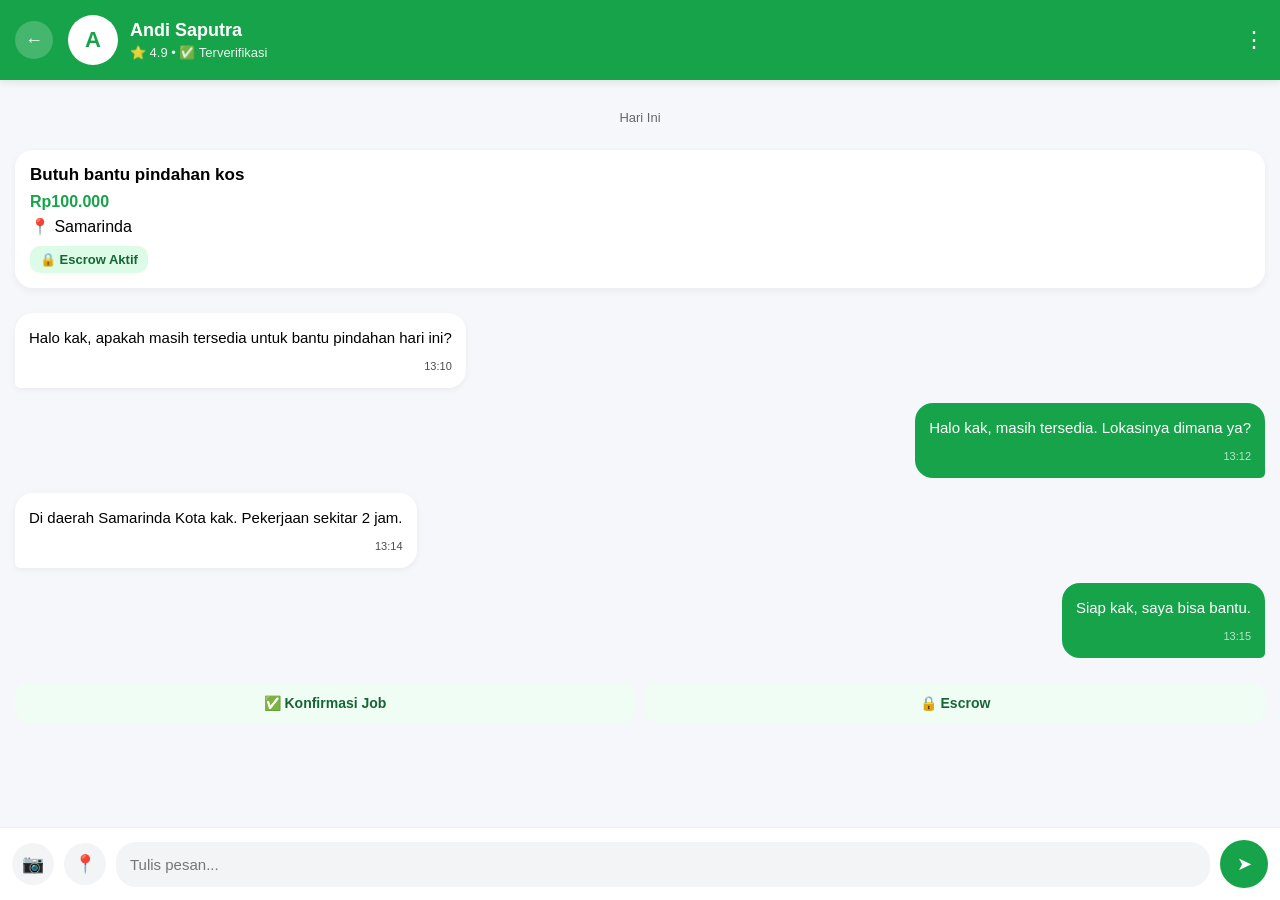
<file: chat.html>
<!DOCTYPE html>
<html lang="id">
<head>
  <meta charset="UTF-8" />
  <meta name="viewport" content="width=device-width, initial-scale=1.0"/>
  <title>Chat - KerjaDekat</title>

  <style>
    *{
      margin:0;
      padding:0;
      box-sizing:border-box;
      font-family:Arial,sans-serif;
    }

    body{
      background:#f5f7fa;
      display:flex;
      flex-direction:column;
      height:100vh;
    }

    /* HEADER */

    .chat-header{
      background:#16a34a;
      color:white;
      padding:15px;
      display:flex;
      align-items:center;
      gap:15px;
      box-shadow:0 2px 8px rgba(0,0,0,0.1);
    }

    .back-btn{
      width:38px;
      height:38px;
      border:none;
      border-radius:50%;
      background:rgba(255,255,255,0.2);
      color:white;
      font-size:18px;
      cursor:pointer;
    }

    .profile{
      display:flex;
      align-items:center;
      gap:12px;
      flex:1;
    }

    .avatar{
      width:50px;
      height:50px;
      border-radius:50%;
      background:white;
      color:#16a34a;
      display:flex;
      justify-content:center;
      align-items:center;
      font-weight:bold;
      font-size:22px;
    }

    .profile-info h3{
      margin-bottom:4px;
      font-size:18px;
    }

    .profile-info p{
      font-size:13px;
      opacity:0.9;
    }

    .menu-btn{
      font-size:22px;
      cursor:pointer;
    }

    /* CHAT BODY */

    .chat-body{
      flex:1;
      overflow-y:auto;
      padding:20px 15px;
      display:flex;
      flex-direction:column;
      gap:15px;
    }

    .date-divider{
      text-align:center;
      color:#666;
      font-size:13px;
      margin:10px 0;
    }

    .message{
      max-width:80%;
      padding:14px;
      border-radius:18px;
      line-height:1.5;
      font-size:15px;
      position:relative;
      word-wrap:break-word;
    }

    .received{
      background:white;
      align-self:flex-start;
      border-bottom-left-radius:5px;
      box-shadow:0 2px 6px rgba(0,0,0,0.05);
    }

    .sent{
      background:#16a34a;
      color:white;
      align-self:flex-end;
      border-bottom-right-radius:5px;
    }

    .message-time{
      font-size:11px;
      margin-top:8px;
      opacity:0.7;
      text-align:right;
    }

    .job-card{
      background:white;
      border-radius:18px;
      padding:15px;
      box-shadow:0 3px 8px rgba(0,0,0,0.05);
      margin-bottom:10px;
    }

    .job-title{
      font-size:17px;
      font-weight:bold;
      margin-bottom:8px;
    }

    .job-price{
      color:#16a34a;
      font-weight:bold;
      margin-bottom:6px;
    }

    .job-status{
      display:inline-block;
      background:#dcfce7;
      color:#166534;
      padding:6px 10px;
      border-radius:10px;
      font-size:13px;
      font-weight:bold;
      margin-top:10px;
    }

    /* INPUT AREA */

    .chat-input-area{
      background:white;
      padding:12px;
      display:flex;
      align-items:center;
      gap:10px;
      border-top:1px solid #eee;
    }

    .icon-btn{
      width:42px;
      height:42px;
      border:none;
      border-radius:50%;
      background:#f3f4f6;
      font-size:18px;
      cursor:pointer;
    }

    .chat-input{
      flex:1;
      padding:14px;
      border:none;
      border-radius:20px;
      background:#f3f4f6;
      font-size:15px;
    }

    .chat-input:focus{
      outline:none;
    }

    .send-btn{
      width:48px;
      height:48px;
      border:none;
      border-radius:50%;
      background:#16a34a;
      color:white;
      font-size:18px;
      cursor:pointer;
    }

    /* ACTION BUTTONS */

    .quick-actions{
      display:flex;
      gap:10px;
      margin-top:10px;
    }

    .quick-btn{
      flex:1;
      padding:12px;
      border:none;
      border-radius:14px;
      background:#f0fdf4;
      color:#166534;
      font-weight:bold;
      cursor:pointer;
      font-size:14px;
    }

  </style>
</head>
<body>

  <!-- HEADER -->

  <div class="chat-header">

    <button class="back-btn">
      ←
    </button>

    <div class="profile">

      <div class="avatar">
        A
      </div>

      <div class="profile-info">
        <h3>Andi Saputra</h3>
        <p>⭐ 4.9 • ✅ Terverifikasi</p>
      </div>

    </div>

    <div class="menu-btn">
      ⋮
    </div>

  </div>

  <!-- CHAT BODY -->

  <div class="chat-body">

    <div class="date-divider">
      Hari Ini
    </div>

    <!-- JOB CARD -->

    <div class="job-card">

      <div class="job-title">
        Butuh bantu pindahan kos
      </div>

      <div class="job-price">
        Rp100.000
      </div>

      <div>
        📍 Samarinda
      </div>

      <div class="job-status">
        🔒 Escrow Aktif
      </div>

    </div>

    <!-- RECEIVED -->

    <div class="message received">
      Halo kak, apakah masih tersedia untuk bantu pindahan hari ini?

      <div class="message-time">
        13:10
      </div>
    </div>

    <!-- SENT -->

    <div class="message sent">
      Halo kak, masih tersedia. Lokasinya dimana ya?

      <div class="message-time">
        13:12
      </div>
    </div>

    <!-- RECEIVED -->

    <div class="message received">
      Di daerah Samarinda Kota kak. Pekerjaan sekitar 2 jam.

      <div class="message-time">
        13:14
      </div>
    </div>

    <!-- SENT -->

    <div class="message sent">
      Siap kak, saya bisa bantu.

      <div class="message-time">
        13:15
      </div>
    </div>

    <!-- QUICK ACTIONS -->

    <div class="quick-actions">

      <button class="quick-btn" onclick="confirmJob()">
        ✅ Konfirmasi Job
      </button>

      <button class="quick-btn" onclick="openEscrow()">
        🔒 Escrow
      </button>

    </div>

  </div>

  <!-- INPUT -->

  <div class="chat-input-area">

    <button class="icon-btn">
      📷
    </button>

    <button class="icon-btn">
      📍
    </button>

    <input
      type="text"
      class="chat-input"
      placeholder="Tulis pesan..."
    />

    <button class="send-btn" onclick="sendMessage()">
      ➤
    </button>

  </div>

  <script>
    function sendMessage(){
      alert("Pesan terkirim");
    }

    function confirmJob(){
      alert("Job dikonfirmasi");
    }

    function openEscrow(){
      alert("Membuka halaman escrow");
    }
  </script>

</body>
</html>
</file>
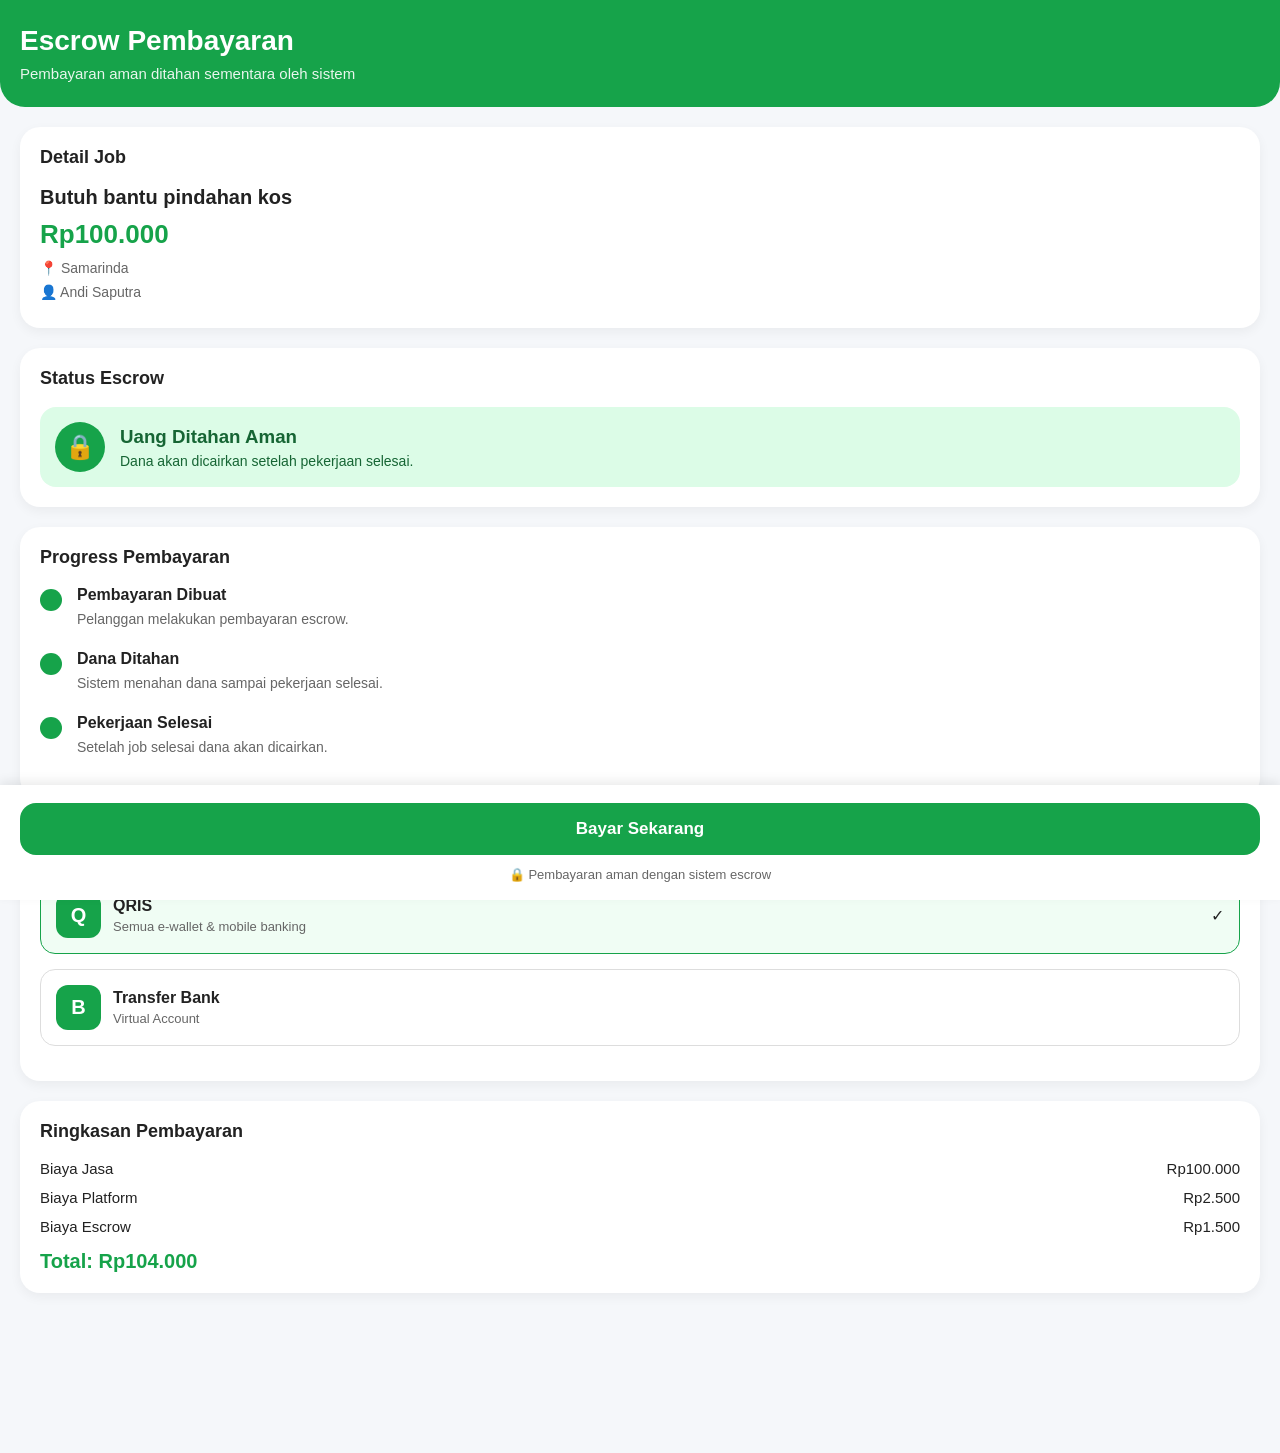
<file: escrow.html>
<!DOCTYPE html>
<html lang="id">
<head>
  <meta charset="UTF-8" />
  <meta name="viewport" content="width=device-width, initial-scale=1.0"/>
  <title>Escrow Pembayaran - KerjaDekat</title>

  <style>
    *{
      margin:0;
      padding:0;
      box-sizing:border-box;
      font-family:Arial,sans-serif;
    }

    body{
      background:#f5f7fa;
      color:#222;
      padding-bottom:120px;
    }

    .header{
      background:#16a34a;
      color:white;
      padding:25px 20px;
      border-bottom-left-radius:25px;
      border-bottom-right-radius:25px;
    }

    .header h1{
      font-size:28px;
      margin-bottom:8px;
    }

    .header p{
      opacity:0.9;
      font-size:15px;
    }

    .container{
      padding:20px;
    }

    .card{
      background:white;
      border-radius:20px;
      padding:20px;
      margin-bottom:20px;
      box-shadow:0 4px 12px rgba(0,0,0,0.05);
    }

    .section-title{
      font-size:18px;
      font-weight:bold;
      margin-bottom:18px;
    }

    .job-title{
      font-size:20px;
      font-weight:bold;
      margin-bottom:10px;
    }

    .price{
      color:#16a34a;
      font-size:26px;
      font-weight:bold;
      margin-bottom:10px;
    }

    .info{
      color:#666;
      font-size:14px;
      margin-bottom:8px;
    }

    .status-box{
      display:flex;
      align-items:center;
      gap:15px;
      padding:15px;
      border-radius:16px;
      background:#dcfce7;
      margin-top:10px;
    }

    .status-icon{
      width:50px;
      height:50px;
      border-radius:50%;
      background:#16a34a;
      color:white;
      display:flex;
      justify-content:center;
      align-items:center;
      font-size:24px;
    }

    .status-text h3{
      margin-bottom:5px;
      color:#166534;
    }

    .status-text p{
      color:#166534;
      font-size:14px;
    }

    .timeline{
      margin-top:10px;
    }

    .timeline-item{
      display:flex;
      gap:15px;
      margin-bottom:20px;
      align-items:flex-start;
    }

    .timeline-circle{
      width:22px;
      height:22px;
      border-radius:50%;
      background:#16a34a;
      margin-top:3px;
      flex-shrink:0;
    }

    .timeline-content h4{
      margin-bottom:5px;
      font-size:16px;
    }

    .timeline-content p{
      color:#666;
      font-size:14px;
      line-height:1.5;
    }

    .payment-method{
      display:flex;
      align-items:center;
      justify-content:space-between;
      padding:15px;
      border:1px solid #ddd;
      border-radius:15px;
      margin-bottom:15px;
      cursor:pointer;
    }

    .payment-method.active{
      border-color:#16a34a;
      background:#f0fdf4;
    }

    .method-left{
      display:flex;
      align-items:center;
      gap:12px;
    }

    .method-icon{
      width:45px;
      height:45px;
      border-radius:12px;
      background:#16a34a;
      color:white;
      display:flex;
      justify-content:center;
      align-items:center;
      font-size:20px;
      font-weight:bold;
    }

    .method-name{
      font-weight:bold;
      margin-bottom:4px;
    }

    .method-desc{
      font-size:13px;
      color:#666;
    }

    .fee-box{
      display:flex;
      justify-content:space-between;
      margin-bottom:12px;
      font-size:15px;
    }

    .total{
      font-size:20px;
      font-weight:bold;
      color:#16a34a;
      margin-top:15px;
    }

    .bottom-bar{
      position:fixed;
      bottom:0;
      width:100%;
      background:white;
      padding:18px 20px;
      box-shadow:0 -4px 10px rgba(0,0,0,0.08);
    }

    .pay-btn{
      width:100%;
      padding:16px;
      border:none;
      border-radius:16px;
      background:#16a34a;
      color:white;
      font-size:17px;
      font-weight:bold;
      cursor:pointer;
    }

    .pay-btn:hover{
      opacity:0.95;
    }

    .secure-note{
      text-align:center;
      margin-top:12px;
      font-size:13px;
      color:#666;
    }
  </style>
</head>
<body>

  <!-- HEADER -->
  <div class="header">
    <h1>Escrow Pembayaran</h1>
    <p>Pembayaran aman ditahan sementara oleh sistem</p>
  </div>

  <div class="container">

    <!-- JOB -->
    <div class="card">

      <div class="section-title">
        Detail Job
      </div>

      <div class="job-title">
        Butuh bantu pindahan kos
      </div>

      <div class="price">
        Rp100.000
      </div>

      <div class="info">
        📍 Samarinda
      </div>

      <div class="info">
        👤 Andi Saputra
      </div>

    </div>

    <!-- STATUS -->
    <div class="card">

      <div class="section-title">
        Status Escrow
      </div>

      <div class="status-box">

        <div class="status-icon">
          🔒
        </div>

        <div class="status-text">
          <h3>Uang Ditahan Aman</h3>
          <p>
            Dana akan dicairkan setelah pekerjaan selesai.
          </p>
        </div>

      </div>

    </div>

    <!-- TIMELINE -->
    <div class="card">

      <div class="section-title">
        Progress Pembayaran
      </div>

      <div class="timeline">

        <div class="timeline-item">
          <div class="timeline-circle"></div>

          <div class="timeline-content">
            <h4>Pembayaran Dibuat</h4>
            <p>Pelanggan melakukan pembayaran escrow.</p>
          </div>
        </div>

        <div class="timeline-item">
          <div class="timeline-circle"></div>

          <div class="timeline-content">
            <h4>Dana Ditahan</h4>
            <p>Sistem menahan dana sampai pekerjaan selesai.</p>
          </div>
        </div>

        <div class="timeline-item">
          <div class="timeline-circle"></div>

          <div class="timeline-content">
            <h4>Pekerjaan Selesai</h4>
            <p>Setelah job selesai dana akan dicairkan.</p>
          </div>
        </div>

      </div>

    </div>

    <!-- PAYMENT -->
    <div class="card">

      <div class="section-title">
        Metode Pembayaran
      </div>

      <div class="payment-method active">

        <div class="method-left">

          <div class="method-icon">
            Q
          </div>

          <div>
            <div class="method-name">
              QRIS
            </div>

            <div class="method-desc">
              Semua e-wallet & mobile banking
            </div>
          </div>

        </div>

        <div>
          ✓
        </div>

      </div>

      <div class="payment-method">

        <div class="method-left">

          <div class="method-icon">
            B
          </div>

          <div>
            <div class="method-name">
              Transfer Bank
            </div>

            <div class="method-desc">
              Virtual Account
            </div>
          </div>

        </div>

      </div>

    </div>

    <!-- TOTAL -->
    <div class="card">

      <div class="section-title">
        Ringkasan Pembayaran
      </div>

      <div class="fee-box">
        <span>Biaya Jasa</span>
        <span>Rp100.000</span>
      </div>

      <div class="fee-box">
        <span>Biaya Platform</span>
        <span>Rp2.500</span>
      </div>

      <div class="fee-box">
        <span>Biaya Escrow</span>
        <span>Rp1.500</span>
      </div>

      <div class="total">
        Total: Rp104.000
      </div>

    </div>

  </div>

  <!-- BOTTOM -->
  <div class="bottom-bar">

    <button class="pay-btn" onclick="payNow()">
      Bayar Sekarang
    </button>

    <div class="secure-note">
      🔒 Pembayaran aman dengan sistem escrow
    </div>

  </div>

  <script>
    function payNow(){
      alert("Mengarahkan ke pembayaran...");
    }
  </script>

</body>
</html>
</file>
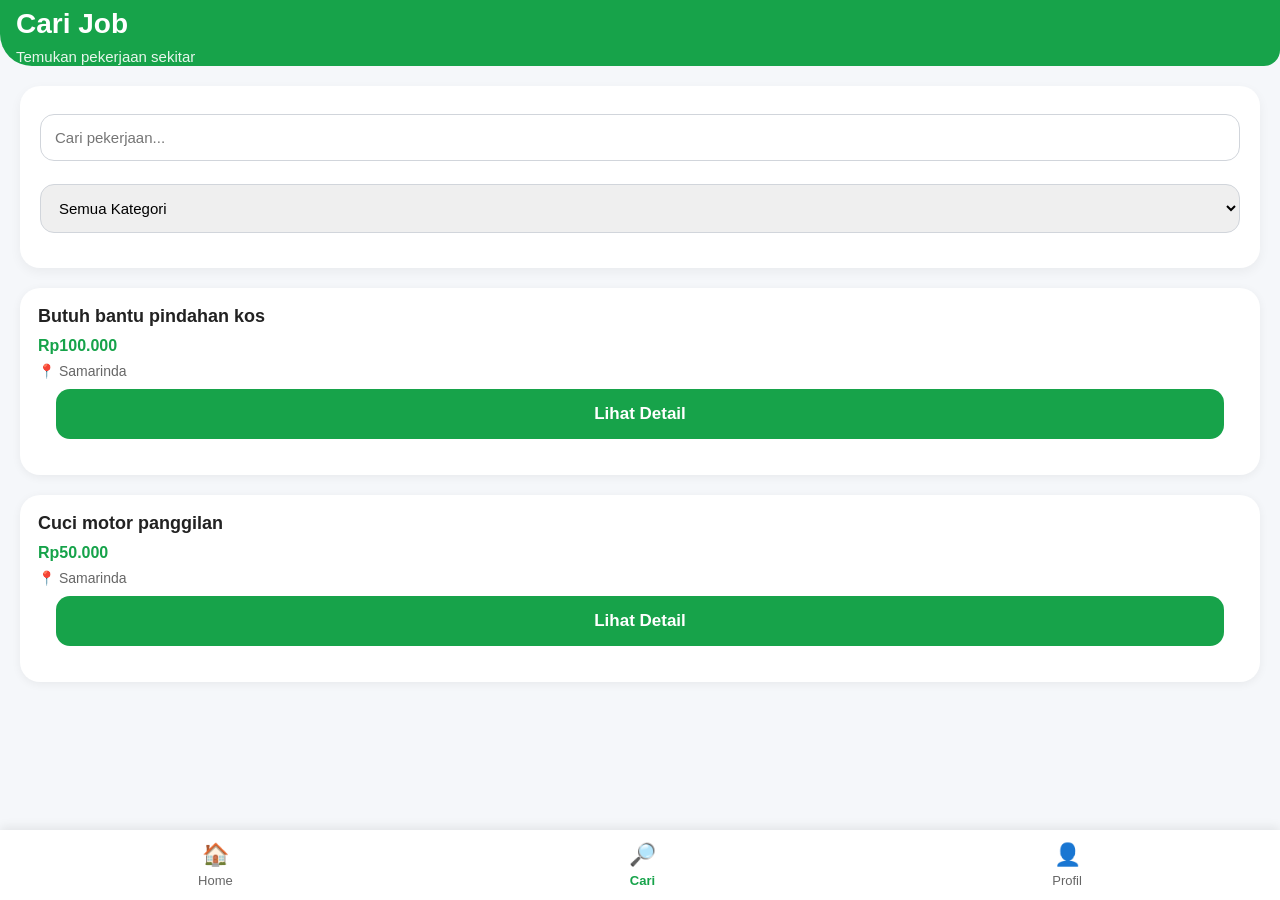
<file: search.html>
<!DOCTYPE html>
<html lang="id">
<head>

  <meta charset="UTF-8">

  <meta name="viewport" content="width=device-width, initial-scale=1.0">

  <title>Cari Job</title>

  <link rel="stylesheet" href="css/style.css">

</head>
<body>

  <div class="header">

    <h1>Cari Job</h1>

    <p>Temukan pekerjaan sekitar</p>

  </div>

  <div class="container">

    <div class="card">

      <input
        type="text"
        placeholder="Cari pekerjaan..."
      >

      <select>

        <option>Semua Kategori</option>

        <option>Angkut Barang</option>

        <option>Bersih Rumah</option>

        <option>Kurir</option>

        <option>Servis</option>

      </select>

    </div>

    <!-- JOB -->

    <div class="job-card">

      <div class="job-title">
        Butuh bantu pindahan kos
      </div>

      <div class="job-price">
        Rp100.000
      </div>

      <div class="job-location">
        📍 Samarinda
      </div>

      <button
        class="btn"
        onclick="goTo('detail-job.html')"
      >
        Lihat Detail
      </button>

    </div>

    <div class="job-card">

      <div class="job-title">
        Cuci motor panggilan
      </div>

      <div class="job-price">
        Rp50.000
      </div>

      <div class="job-location">
        📍 Samarinda
      </div>

      <button
        class="btn"
        onclick="goTo('detail-job.html')"
      >
        Lihat Detail
      </button>

    </div>

  </div>

  <div class="bottom-nav">

    <div class="nav-item" onclick="goTo('home.html')">

      <div class="nav-icon">🏠</div>

      Home

    </div>

    <div class="nav-item active">

      <div class="nav-icon">🔎</div>

      Cari

    </div>

    <div class="nav-item" onclick="goTo('profile.html')">

      <div class="nav-icon">👤</div>

      Profil

    </div>

  </div>

  <script src="js/app.js"></script>

</body>
</html>
</file>
<file: css/style.css>
*{
  margin:0;
  padding:0;
  box-sizing:border-box;
  font-family:poppins,sans-serif;
}

body{
  background:#f5f7fa;
  color:#222;
  padding-bottom:100px;
}

/* HEADER */

.header{
  background:#16a34a;
  color:white;
  padding:25px 20px;
  border-bottom-left-radius:25px;
  border-bottom-right-radius:25px;
}

.header h1{
  font-size:28px;
  margin-bottom:8px;
}

.header p{
  opacity:0.9;
  font-size:15px;
}

/* CONTAINER */

.container{
  padding:20px;
}

/* CARD */

.card{
  background:white;
  border-radius:20px;
  padding:20px;
  margin-bottom:20px;
  box-shadow:0 4px 12px rgba(0,0,0,0.05);
}

.section-title{
  font-size:18px;
  font-weight:bold;
  margin-bottom:18px;
}

/* BUTTON */

.btn{
  width:100%;
  padding:15px;
  border:none;
  border-radius:15px;
  background:#16a34a;
  color:white;
  font-size:16px;
  font-weight:bold;
  cursor:pointer;
}

.btn:hover{
  opacity:0.95;
}

/* INPUT */

input,
textarea,
select{
  width:100%;
  padding:14px;
  border-radius:14px;
  border:1px solid #d1d5db;
  margin-top:8px;
  margin-bottom:15px;
  font-size:15px;
}

input:focus,
textarea:focus,
select:focus{
  outline:none;
  border-color:#16a34a;
}

/* CATEGORY */

.category-grid{
  display:grid;
  grid-template-columns:repeat(2,1fr);
  gap:12px;
}

.category-card{
  border:1px solid #ddd;
  border-radius:16px;
  padding:18px;
  text-align:center;
  background:white;
}

.category-icon{
  font-size:30px;
  margin-bottom:10px;
}

.category-name{
  font-size:14px;
  font-weight:bold;
}

/* JOB */

.job-card{
  background:white;
  border-radius:18px;
  padding:18px;
  margin-bottom:15px;
  box-shadow:0 4px 10px rgba(0,0,0,0.05);
}

.job-title{
  font-size:18px;
  font-weight:bold;
  margin-bottom:10px;
}

.job-price{
  color:#16a34a;
  font-weight:bold;
  margin-bottom:8px;
}

.job-location{
  color:#666;
  font-size:14px;
  margin-bottom:10px;
}

/* CHAT */

.chat-message{
  max-width:80%;
  padding:14px;
  border-radius:18px;
  margin-bottom:15px;
  line-height:1.5;
}

.chat-sent{
  background:#16a34a;
  color:white;
  margin-left:auto;
}

.chat-received{
  background:white;
}

/* NAVIGATION */

.bottom-nav{
  position:fixed;
  bottom:0;
  width:100%;
  background:white;
  display:flex;
  justify-content:space-around;
  padding:12px 0;
  box-shadow:0 -3px 10px rgba(0,0,0,0.08);
}

.nav-item{
  text-align:center;
  font-size:13px;
  color:#666;
}

.nav-item.active{
  color:#16a34a;
  font-weight:bold;
}

.nav-icon{
  font-size:22px;
  margin-bottom:5px;
}

/* PROFILE */

.profile-box{
  text-align:center;
}

.avatar{
  width:90px;
  height:90px;
  border-radius:50%;
  background:#16a34a;
  color:white;
  display:flex;
  justify-content:center;
  align-items:center;
  margin:0 auto 15px;
  font-size:34px;
  font-weight:bold;
}

/* ESCROW */

.status-box{
  background:#dcfce7;
  padding:15px;
  border-radius:15px;
  color:#166534;
}

/* RESPONSIVE */

@media(max-width:480px){

  .header h1{
    font-size:24px;
  }

  .btn{
    font-size:15px;
  }

}


/* =========================
PROFILE
========================= */

.profile-card{

  text-align: center;

}

.profile-top{

  margin-bottom: 20px;

}

.avatar-image{

  width: 110px;

  height: 110px;

  border-radius: 50%;

  object-fit: cover;

  border: 4px solid #00b14f;

}

.avatar-letter{

  width: 110px;

  height: 110px;

  border-radius: 50%;

  background: #00b14f;

  color: white;

  display: flex;

  align-items: center;

  justify-content: center;

  font-size: 42px;

  font-weight: bold;

  margin: auto;

}

/* =========================
LOADING SPINNER
========================= */

.loading-box{

  display: flex;

  flex-direction: column;

  align-items: center;

  justify-content: center;

  padding: 40px;

}

.spinner{

  width: 55px;

  height: 55px;

  border: 5px solid #ddd;

  border-top: 5px solid #00b14f;

  border-radius: 50%;

  animation: spin 1s linear infinite;

  margin-bottom: 15px;

}

@keyframes spin{

  0%{

    transform: rotate(0deg);

  }

  100%{

    transform: rotate(360deg);

  }

}


/* ===================================== */
/* TOPBAR */
/* ===================================== */

.topbar{

  width:100%;

  height:60px;

  background:#ffffff;

  display:flex;

  align-items:center;

  padding:0 15px;

  box-sizing:border-box;

  position:sticky;

  top:0;

  z-index:1000;

  box-shadow:0 2px 10px rgba(0,0,0,0.1);

}

.topbar h1{

  font-size:20px;

  margin-left:15px;

}

/* ===================================== */
/* MENU BUTTON */
/* ===================================== */

.menu-btn{

  font-size:28px;

  cursor:pointer;

}

/* ===================================== */
/* SIDEBAR */
/* ===================================== */

.sidebar{

  height:100%;

  width:0;

  position:fixed;

  z-index:2000;

  top:0;

  left:0;

  background:#ffffff;

  overflow-x:hidden;

  transition:0.3s;

  box-shadow:2px 0 10px rgba(0,0,0,0.2);

  padding-top:20px;

}

/* ===================================== */
/* SIDEBAR HEADER */
/* ===================================== */

.sidebar-header{

  display:flex;

  justify-content:space-between;

  align-items:center;

  padding:0 20px;

  margin-bottom:20px;

}

.close-btn{

  font-size:22px;

  cursor:pointer;

}

/* ===================================== */
/* SIDEBAR LINKS */
/* ===================================== */

.sidebar a{

  padding:15px 20px;

  text-decoration:none;

  font-size:18px;

  color:#333;

  display:block;

  transition:0.2s;

}

.sidebar a:hover{

  background:#f2f2f2;

}

/* ===================================== */
/* HEADER TOP */
/* ===================================== */

.header-top{

  display:flex;

  align-items:center;

  margin-bottom:20px;

}

/* ===================================== */
/* WHITE MENU */
/* ===================================== */

.white-menu{

  color:white;

  font-size:34px;

  margin-right:15px;

}
/* ===================================== */
/* HEADER */
/* ===================================== */

.header {
  background: #17a34a;
  color: white;
  
  /* PERUBAHAN UTAMA: Jarak atas-bawah dipangkas habis (Atas 10px, Bawah 8px) */
  padding: 8px 16px 0.5px 16px; 
  
  /* PERUBAHAN:  dikurangi agar tidak memakan space tinggi */
  border-bottom-left-radius: 32px;
  border-bottom-right-radius: 16px;
  position: sticky;
  top: 0;         /* Menempel pas di batas paling atas layar */
  z-index: 999;   
}

.header-top {
  display: flex;
  align-items: center;
}

.white-menu {
  color: white;
  /* PERUBAHAN: Ikon dikecilkan agar tidak mendorong tinggi header */
  font-size: 22px; 
  margin-right: 12px;
  margin-left: 0;
  cursor: pointer;
}

.app-title {
  /* PERUBAHAN: Ukuran teks disesuaikan dengan header yang ramping */
  font-size: 18px; 
  font-weight: 700;
  margin: 0;
  line-height: 1; /* Membuat teks tidak memakan ruang atas-bawah */
}

.app-subtitle {
  /* PERUBAHAN: Jarak antar judul dipangkas */
  margin-top: 0px; 
  font-size: 11px; 
  opacity: 0.85;
  line-height: 1;
}





/* ===================================== */
/* JOB CARD */
/* ===================================== */

.job-card{

  background:white;

  border-radius:20px;

  margin-bottom:20px;

  overflow:hidden;

  box-shadow:
    0 2px 10px
    rgba(0,0,0,0.06);

}

/* ===================================== */
/* JOB HEADER */
/* ===================================== */

.job-header{

  display:flex;

  justify-content:space-between;

  align-items:center;

  padding:15px 18px;

  border-bottom:
    1px solid #f0f0f0;

}

/* ===================================== */
/* USER */
/* ===================================== */

.job-user{

  display:flex;

  align-items:center;

}

/* ===================================== */
/* AVATAR */
/* ===================================== */

.job-avatar{

  width:48px;

  height:48px;

  border-radius:50%;

  object-fit:cover;

  margin-right:12px;

}

/* ===================================== */
/* NAME */
/* ===================================== */

.job-name{

  font-size:16px;

  font-weight:600;

  display:flex;

  align-items:center;

  gap:6px;

}

/* ===================================== */
/* BADGES */
/* ===================================== */

.verified-badge{

  color:#1da1f2;

}

.premium-badge{

  color:gold;

}

/* ===================================== */
/* RATING */
/* ===================================== */

.job-rating{

  font-size:14px;

  color:#666;

  font-weight:500;

}

/* ===================================== */
/* CONTENT */
/* ===================================== */

.job-content{

  padding:18px;

}

.job-content h2{

  font-size:24px;

  font-weight:700;

  margin-bottom:12px;

  color:#111;

}

.job-content p{

  color:#444;

  line-height:1.6;

  font-size:16px;

}

/* ===================================== */
/* META */
/* ===================================== */

.job-meta{

  display:flex;

  flex-direction:column;

  gap:10px;

  margin-top:18px;

  font-size:15px;

  color:#555;

}

/* ===================================== */
/* FOOTER */
/* ===================================== */

.job-footer{

  display:flex;

  justify-content:space-between;

  align-items:center;

  padding:
    14px
    18px;

  border-top:
    1px solid #f0f0f0;

  font-size:15px;

  color:#555;

}

/* ===================================== */
/* BUTTON */
/* ===================================== */

.btn{

  width:calc(100% - 36px);

  margin:
    0
    18px
    18px
    18px;

  height:50px;

  border:none;

  border-radius:14px;

  background:#17a34a;

  color:white;

  font-size:17px;

  font-weight:600;

  cursor:pointer;

}

/* ===================================== */
/* BUTTON HOVER */
/* ===================================== */

.btn:hover{

  opacity:0.9;

}
</file>
